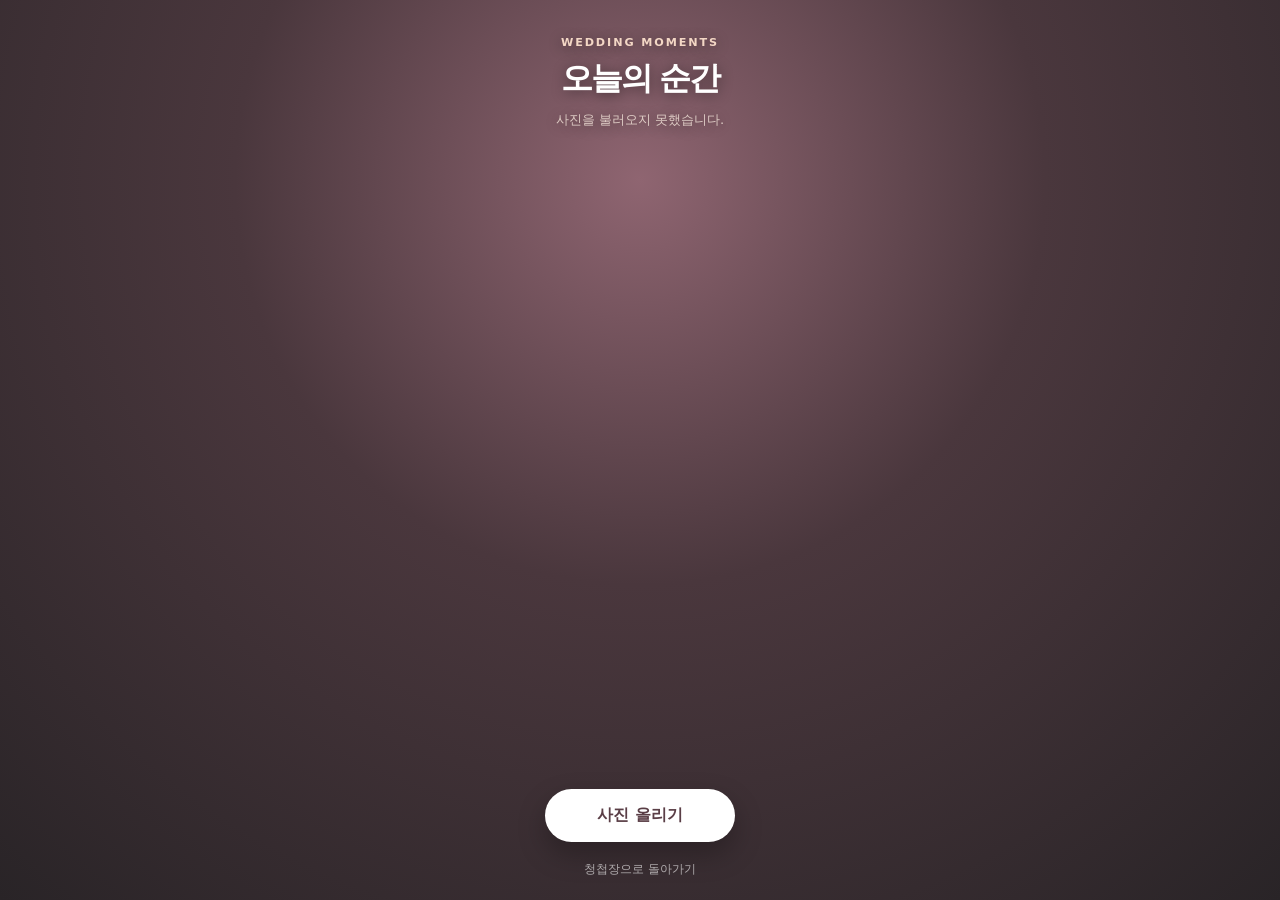
<file: moments/index.html>
<!doctype html>
<html lang="ko">
<head>
  <meta charset="utf-8">
  <meta name="viewport" content="width=device-width,initial-scale=1,viewport-fit=cover">
  <title>오늘의 순간</title>
  <script src="../version-check.js?v=20261013.1"></script>
  <link rel="stylesheet" href="./moments.css?v=20260916.1">
</head>
<body data-upload-modal="true">
  <main>
    <header><p>WEDDING MOMENTS</p><h1>오늘의 순간</h1><span id="count">사진을 불러오는 중이에요</span></header>
    <section id="stage" aria-live="polite"></section>
    <div class="empty" id="empty" hidden>첫 번째 사진을 기다리고 있어요.</div>
    <button class="upload" id="open-upload" type="button">사진 올리기</button>
    <a class="back" href="../">청첩장으로 돌아가기</a>
  </main>
  <section class="upload-sheet" id="upload-sheet" aria-hidden="true" role="dialog" aria-modal="true" aria-labelledby="upload-title">
    <button class="sheet-backdrop" id="close-upload" type="button" aria-label="사진 올리기 닫기"></button>
    <div class="sheet-card">
      <button class="sheet-close" id="close-upload-button" type="button" aria-label="닫기">×</button>
      <p class="sheet-eyebrow">WEDDING MOMENTS</p>
      <h2 id="upload-title">오늘의 사진을<br>함께 남겨주세요</h2>
      <p class="sheet-intro">찍은 사진은 두 사람에게 소중한 선물이 됩니다.<br>한 번에 최대 10장까지 올릴 수 있어요.</p>
      <form id="upload-form">
        <label class="picker" for="photos"><strong>사진 선택</strong><span id="file-label">사진을 선택해주세요 · 최대 10장</span></label>
        <input id="photos" type="file" accept="image/jpeg,image/png,image/webp" multiple hidden>
        <div id="previews" class="previews" aria-live="polite"></div>
        <button id="submit" type="submit" disabled>사진 올리기</button>
        <p id="status" role="status"></p>
      </form>
      <p class="sheet-notice">올린 사진은 예식 기록 화면에 공개될 수 있습니다.</p>
    </div>
  </section>
  <script type="module" src="./moments.js?v=20260916.1"></script>
  <script type="module" src="../upload/upload.js?v=20260916.1"></script>
</body>
</html>
</file>
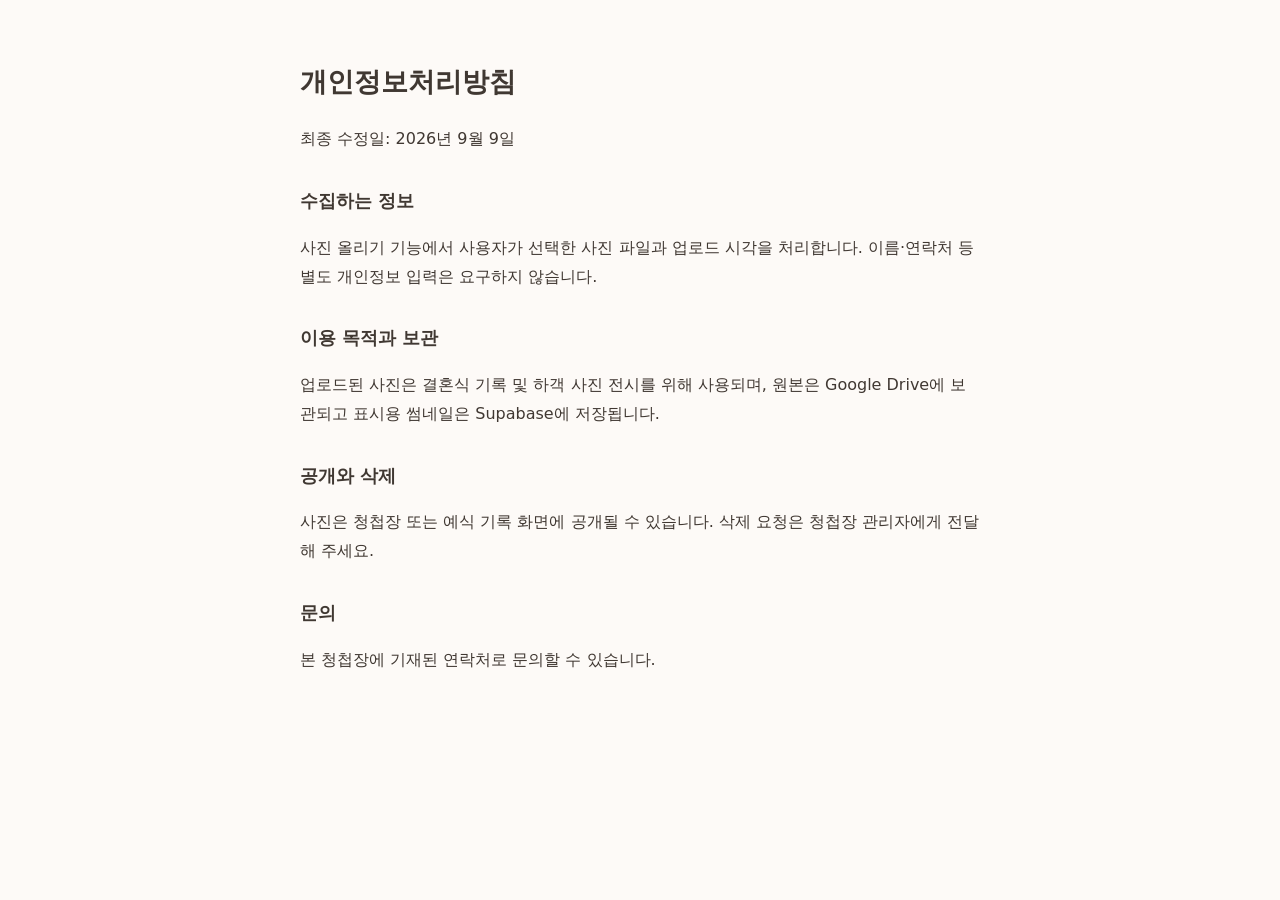
<file: privacy/index.html>
<!doctype html><html lang="ko"><meta charset="utf-8"><meta name="viewport" content="width=device-width,initial-scale=1"><title>개인정보처리방침</title><style>body{max-width:680px;margin:0 auto;padding:40px 22px;font-family:system-ui,sans-serif;line-height:1.8;color:#403832;background:#fdfaf7}h1{font-size:1.7rem}h2{margin-top:2rem;font-size:1.1rem}</style><h1>개인정보처리방침</h1><p>최종 수정일: 2026년 9월 9일</p><h2>수집하는 정보</h2><p>사진 올리기 기능에서 사용자가 선택한 사진 파일과 업로드 시각을 처리합니다. 이름·연락처 등 별도 개인정보 입력은 요구하지 않습니다.</p><h2>이용 목적과 보관</h2><p>업로드된 사진은 결혼식 기록 및 하객 사진 전시를 위해 사용되며, 원본은 Google Drive에 보관되고 표시용 썸네일은 Supabase에 저장됩니다.</p><h2>공개와 삭제</h2><p>사진은 청첩장 또는 예식 기록 화면에 공개될 수 있습니다. 삭제 요청은 청첩장 관리자에게 전달해 주세요.</p><h2>문의</h2><p>본 청첩장에 기재된 연락처로 문의할 수 있습니다.</p></html>
</file>
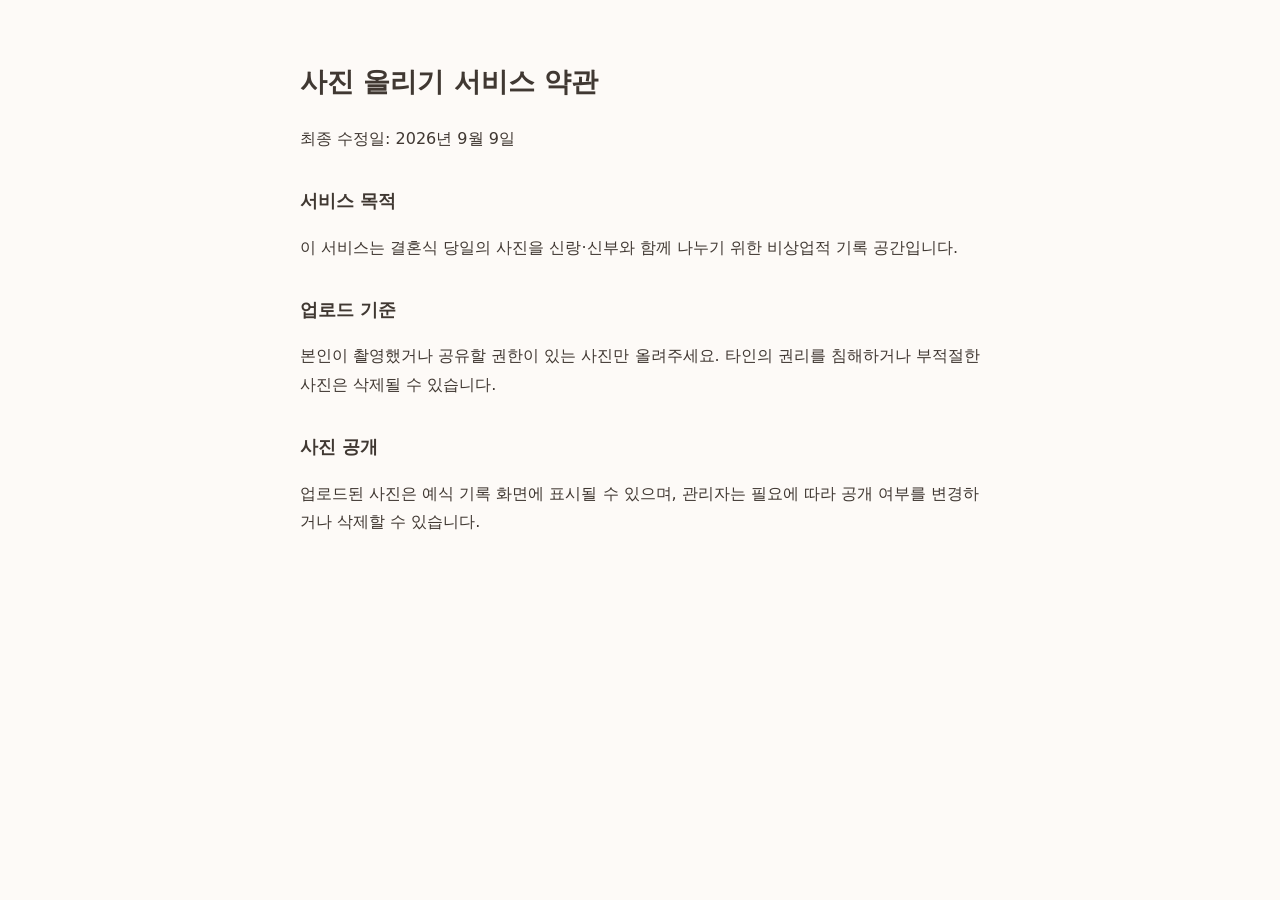
<file: terms/index.html>
<!doctype html><html lang="ko"><meta charset="utf-8"><meta name="viewport" content="width=device-width,initial-scale=1"><title>서비스 약관</title><style>body{max-width:680px;margin:0 auto;padding:40px 22px;font-family:system-ui,sans-serif;line-height:1.8;color:#403832;background:#fdfaf7}h1{font-size:1.7rem}h2{margin-top:2rem;font-size:1.1rem}</style><h1>사진 올리기 서비스 약관</h1><p>최종 수정일: 2026년 9월 9일</p><h2>서비스 목적</h2><p>이 서비스는 결혼식 당일의 사진을 신랑·신부와 함께 나누기 위한 비상업적 기록 공간입니다.</p><h2>업로드 기준</h2><p>본인이 촬영했거나 공유할 권한이 있는 사진만 올려주세요. 타인의 권리를 침해하거나 부적절한 사진은 삭제될 수 있습니다.</p><h2>사진 공개</h2><p>업로드된 사진은 예식 기록 화면에 표시될 수 있으며, 관리자는 필요에 따라 공개 여부를 변경하거나 삭제할 수 있습니다.</p></html>
</file>
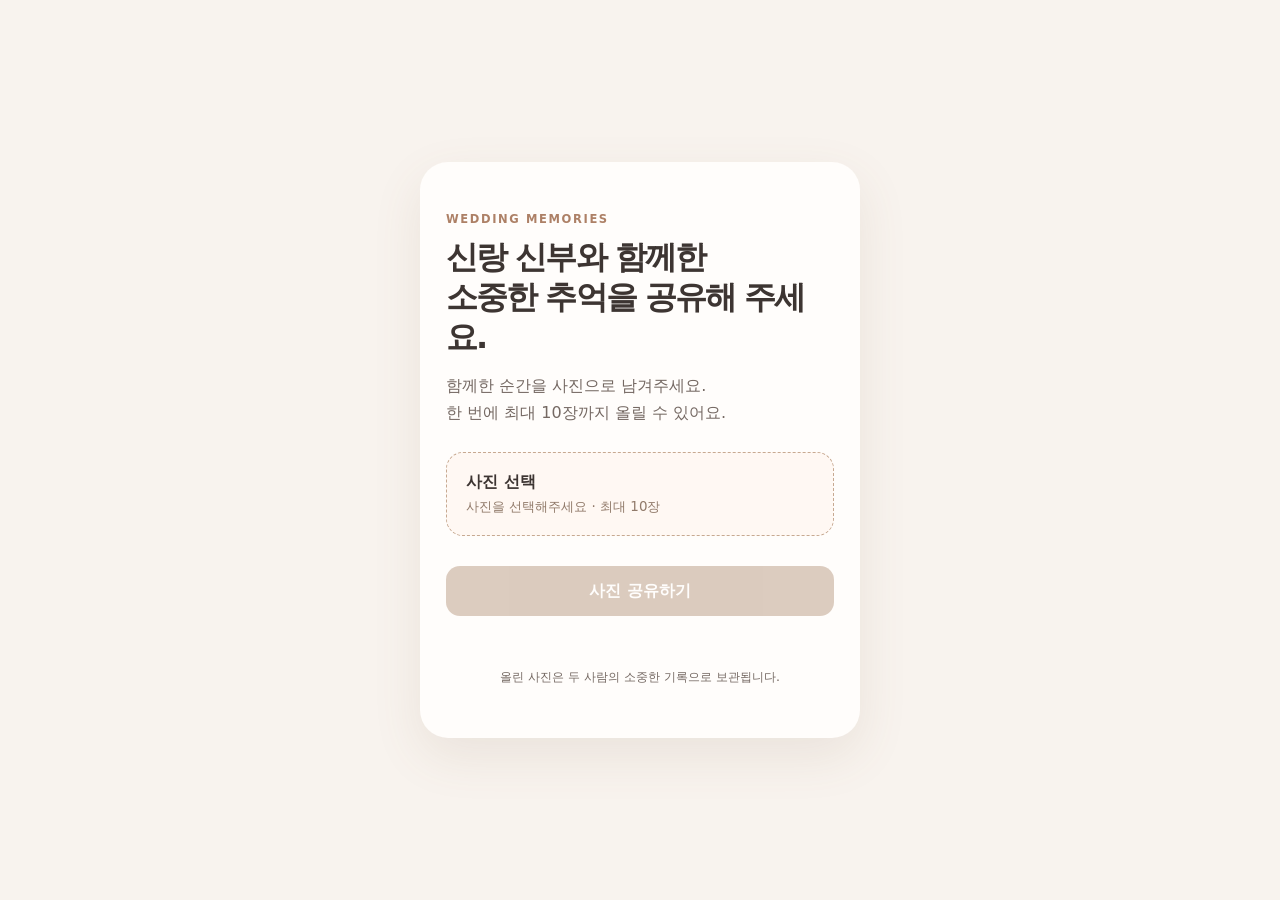
<file: upload/index.html>
<!doctype html>
<html lang="ko">
<head>
  <meta charset="utf-8">
  <meta name="viewport" content="width=device-width,initial-scale=1,viewport-fit=cover">
  <title>함께한 추억 사진 공유하기</title>
  <script src="../version-check.js?v=20261013.1"></script>
  <link rel="stylesheet" href="./upload.css?v=20260921.1">
</head>
<body>
  <main>
    <p class="eyebrow">WEDDING MEMORIES</p>
    <h1>신랑 신부와 함께한<br>소중한 추억을 공유해 주세요.</h1>
    <p class="intro">함께한 순간을 사진으로 남겨주세요.<br>한 번에 최대 10장까지 올릴 수 있어요.</p>
    <form id="upload-form">
      <label class="picker" for="photos"><strong>사진 선택</strong><span id="file-label">사진을 선택해주세요 · 최대 10장</span></label>
      <input id="photos" type="file" accept="image/jpeg,image/png,image/webp" multiple hidden>
      <div id="previews" class="previews" aria-live="polite"></div>
      <button id="submit" type="submit" disabled>사진 공유하기</button>
      <p id="status" role="status"></p>
    </form>
    <p class="notice">올린 사진은 두 사람의 소중한 기록으로 보관됩니다.</p>
  </main>
  <script type="module" src="./upload.js?v=20260921.1"></script>
</body>
</html>
</file>
<file: moments/moments.css>
:root{font-family:Pretendard,system-ui,sans-serif;color:#fff;background:#332a2c}*{box-sizing:border-box}body{margin:0;overflow:hidden}main{min-height:100dvh;background:radial-gradient(circle at 50% 20%,#8f6571 0,#4a373d 42%,#292427 100%)}header{position:relative;z-index:2;padding:36px 24px;text-align:center;text-shadow:0 2px 14px #0007}header p,.sheet-eyebrow{margin:0;color:#f3d7c5;font-size:.7rem;font-weight:800;letter-spacing:.17em}h1{margin:8px 0;font-size:2rem;letter-spacing:-.07em}header span{font-size:.82rem;color:#f6e8ddcc}#stage{position:absolute;inset:0;overflow:hidden}.photo{position:absolute;overflow:hidden;border:5px solid #fff;box-shadow:0 16px 34px #140d1055;background:#eee;animation:drift var(--d) ease-in-out infinite alternate;animation-delay:var(--delay);transform:rotate(var(--r));will-change:transform}.photo img{display:block;width:100%;height:100%;object-fit:cover}.photo:nth-child(3n){border-radius:50%}.photo:nth-child(4n){border-radius:20px}.empty{position:absolute;top:48%;left:50%;transform:translate(-50%,-50%);color:#fff9;text-align:center}.upload{position:fixed;z-index:3;left:50%;bottom:max(58px,calc(env(safe-area-inset-bottom) + 42px));transform:translateX(-50%);min-width:190px;padding:16px 24px;border:0;border-radius:999px;background:#fff;color:#5a3e46;text-align:center;font:inherit;font-weight:800;box-shadow:0 12px 28px #0004}.back{position:fixed;z-index:3;bottom:max(22px,env(safe-area-inset-bottom));left:0;right:0;text-align:center;color:#fff9;font-size:.78rem;text-decoration:none}@keyframes drift{to{transform:translate(var(--x),var(--y)) rotate(calc(var(--r) + 5deg))}}.upload-sheet{position:fixed;z-index:20;inset:0;display:grid;align-items:end;visibility:hidden;pointer-events:none}.upload-sheet.is-open{visibility:visible;pointer-events:auto}.sheet-backdrop{position:absolute;inset:0;border:0;background:#1e1519aa;opacity:0;transition:opacity .2s}.is-open .sheet-backdrop{opacity:1}.sheet-card{position:relative;width:100%;max-height:min(88dvh,760px);overflow:auto;padding:28px 24px calc(28px + env(safe-area-inset-bottom));border-radius:26px 26px 0 0;background:#fffdfb;color:#3d3532;transform:translateY(104%);transition:transform .28s cubic-bezier(.2,.8,.2,1);box-shadow:0 -16px 48px #160d103d}.is-open .sheet-card{transform:translateY(0)}.sheet-close{position:absolute;top:15px;right:17px;width:38px;height:38px;border:0;border-radius:50%;background:#f3ebe5;color:#604d41;font-size:27px;line-height:1}.sheet-eyebrow{color:#ad8066}.sheet-card h2{margin:10px 0 12px;font-size:1.78rem;line-height:1.24;letter-spacing:-.065em}.sheet-intro,.sheet-notice,#status{color:#756963;line-height:1.65}.sheet-intro{margin:0}.picker{display:grid;gap:5px;margin:24px 0 12px;padding:18px;border:1px dashed #c7a991;border-radius:17px;background:#fff8f3;cursor:pointer}.picker span{font-size:.84rem;color:#917a6a}.previews{display:grid;grid-template-columns:repeat(3,1fr);gap:8px}.previews img{width:100%;aspect-ratio:1;object-fit:cover;border-radius:10px}.sheet-card form button[type=submit]{width:100%;min-height:50px;margin-top:18px;border:0;border-radius:14px;background:#a78365;color:#fff;font:inherit;font-weight:800}.sheet-card form button:disabled{opacity:.4}.sheet-notice{font-size:.78rem;text-align:center}#status{display:grid;gap:7px;min-height:1.5em;margin:16px 0 8px;font-size:.92rem;text-align:center;font-weight:700;color:#66564b}.upload-meter{display:block;overflow:hidden;width:100%;height:12px;border-radius:99px;background:#eaded3;box-shadow:inset 0 1px 2px #7a55442b}.upload-meter span{display:block;height:100%;border-radius:inherit;background:linear-gradient(90deg,#a78365,#d29b79);transition:width .2s ease}.is-loading .upload-meter span{background-size:200% 100%;animation:upload-moving 1.1s linear infinite}.is-loading>span:first-child:before{content:'◌';display:inline-block;margin-right:6px;font-size:1.1em;animation:upload-spin .9s linear infinite}@keyframes upload-moving{to{background-position:200% 0}}@keyframes upload-spin{to{transform:rotate(360deg)}}
</file>
<file: upload/upload.css>
:root{font-family:Pretendard,system-ui,sans-serif;color:#3d3532;background:#f8f3ee}*{box-sizing:border-box}body{margin:0;min-height:100dvh;display:grid;place-items:center;padding:24px}main{width:min(100%,440px);padding:38px 26px;border-radius:28px;background:#fffdfb;box-shadow:0 18px 50px #7c63451c}.eyebrow{color:#ad8066;font-size:.72rem;font-weight:800;letter-spacing:.14em}h1{margin:10px 0 14px;font-size:2rem;line-height:1.25;letter-spacing:-.06em}.intro,.notice,#status{color:#756963;line-height:1.65}.picker{display:grid;gap:5px;margin:26px 0 12px;padding:19px;border:1px dashed #c7a991;border-radius:17px;background:#fff8f3;cursor:pointer}.picker span{font-size:.84rem;color:#917a6a}.previews{display:grid;grid-template-columns:repeat(3,1fr);gap:8px}.previews img{width:100%;aspect-ratio:1;object-fit:cover;border-radius:10px}button{width:100%;min-height:50px;margin-top:18px;border:0;border-radius:14px;background:#a78365;color:#fff;font:inherit;font-weight:800}button:disabled{opacity:.4}.notice{font-size:.78rem;text-align:center}#status{display:grid;gap:7px;min-height:1.5em;margin:16px 0 8px;font-size:.92rem;text-align:center;font-weight:700;color:#66564b}.upload-meter{display:block;overflow:hidden;width:100%;height:12px;border-radius:99px;background:#eaded3;box-shadow:inset 0 1px 2px #7a55442b}.upload-meter span{display:block;height:100%;border-radius:inherit;background:linear-gradient(90deg,#a78365,#d29b79);transition:width .2s ease}.is-loading .upload-meter span{background-size:200% 100%;animation:upload-moving 1.1s linear infinite}.is-loading>span:first-child:before{content:'◌';display:inline-block;margin-right:6px;font-size:1.1em;animation:upload-spin .9s linear infinite}@keyframes upload-moving{to{background-position:200% 0}}@keyframes upload-spin{to{transform:rotate(360deg)}}
</file>
